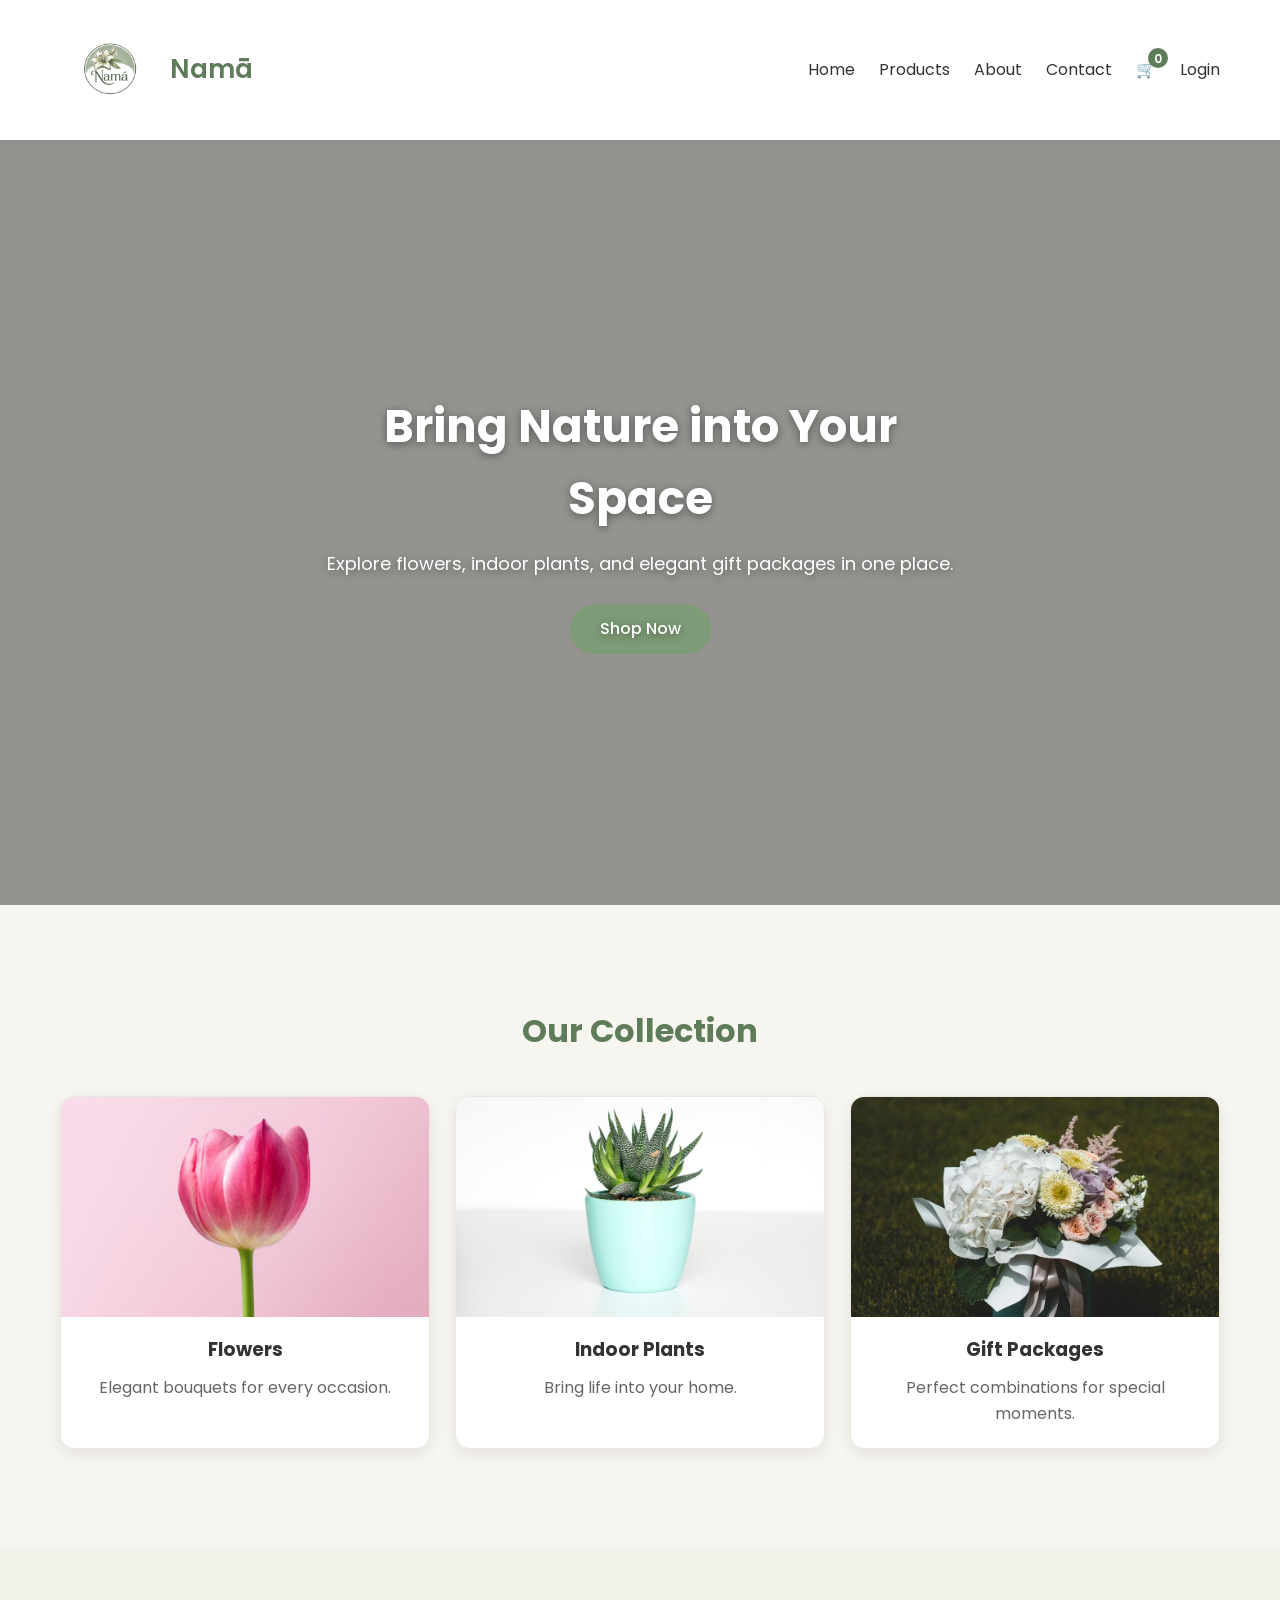
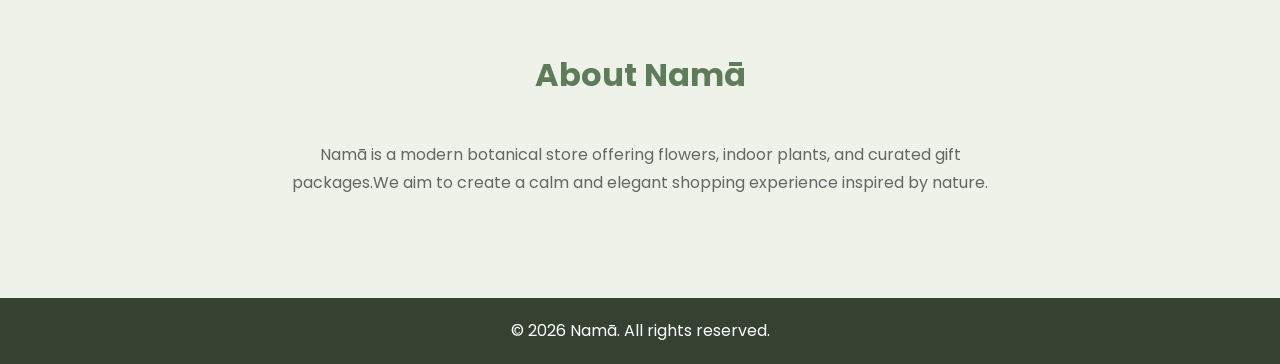
<file: home.html>
<!DOCTYPE html>
<html lang="en">
<head>
  <!-- Character encoding -->
  <meta charset="UTF-8">
  <!-- Responsive design for mobile devices -->
  <meta name="viewport" content="width=device-width, initial-scale=1.0">
  <!-- Page title -->
  <title>Namā | Home</title>
  <!-- Main stylesheet -->
  <link rel="stylesheet" href="assets/css/style.css">
  <!-- Google Fonts connection -->
  <link rel="preconnect" href="https://fonts.googleapis.com">
  <link rel="preconnect" href="https://fonts.gstatic.com" crossorigin>
  <!-- Poppins font -->
  <link href="https://fonts.googleapis.com/css2?family=Poppins:wght@300;400;600&display=swap" rel="stylesheet">
  <!-- script -->
  <script src="assets/js/cart-count.js" defer></script>
</head>
<body>
<!-- ================= HEADER SECTION ================= -->
<header class="navbar" role="banner">
  <!-- Website logo -->
  <div class="logo">
    <img src="assets/images/logo2.png" alt="Namā Logo">
    <span>Namā</span>
  </div>
  <!-- Main navigation menu -->
  <nav class="nav-links" aria-label="Main Navigation">
      <a href="home.html">Home</a>
      <a href="pages/products.php">Products</a>
      <a href="#about">About</a>
      <a href="pages/contact.html">Contact</a>
      <a href="pages/cart.html" class="cart-icon" aria-label="Shopping cart, contains 0 items"><span aria-hidden="true">🛒</span><span id="cart-count">0</span></a>
      <a href="pages/admin/admin-login.php">Login</a>
  </nav>
</header>
<!-- ================= MAIN CONTENT ================= -->
<main>
  <!-- ================= HERO SECTION ================= -->
  <section class="hero" aria-labelledby="hero-title">
    <!-- Dark overlay -->
    <div class="overlay"></div>
    <!-- Hero text content -->
    <div class="hero-content">
      <h1 id="hero-title">Bring Nature into Your Space</h1>
      <p>Explore flowers, indoor plants, and elegant gift packages in one place.</p>
      <!-- Shop now button -->
      <a href="pages/products.php" class="btn">Shop Now</a>
    </div>
  </section>
  <!-- ================= COLLECTION SECTION ================= -->
  <section class="section" aria-labelledby="collection-title">
    <!-- Section heading -->
    <h2 class="section-title" id="collection-title">Our Collection</h2>
    <div class="grid">
      <!-- Flowers category card -->
      <a href="pages/products.php#flowers" class="card">
        <img src="assets/images/Flowers.png" alt="Beautiful pink roses bouquet">
        <h3>Flowers</h3>
        <p>Elegant bouquets for every occasion.</p>
      </a>
      <!-- Indoor plants category card -->
      <a href="pages/products.php#plants" class="card">
        <img src="assets/images/Indoor.png" alt="Green indoor succulent plant">
        <h3>Indoor Plants</h3>
        <p>Bring life into your home.</p>
      </a>
      <!-- Gift packages category card -->
      <a href="pages/products.php#packages" class="card">
        <img src="assets/images/GiftPackages.png" alt="Luxury gift package with flowers and accessories">
        <h3>Gift Packages</h3>
        <p>Perfect combinations for special moments.</p>
      </a>
    </div>
  </section>
  <!-- ================= ABOUT SECTION ================= -->
  <section class="about" id="about" aria-labelledby="about-title">
    <h2 id="about-title">About Namā</h2>
    <p>Namā is a modern botanical store offering flowers, indoor plants, and curated gift packages.We aim to create a calm and elegant shopping experience inspired by nature.</p>
  </section>
</main>
<footer role="contentinfo"><p>&copy; 2026 Namā. All rights reserved.</p></footer>
</body>
</html>
</file>
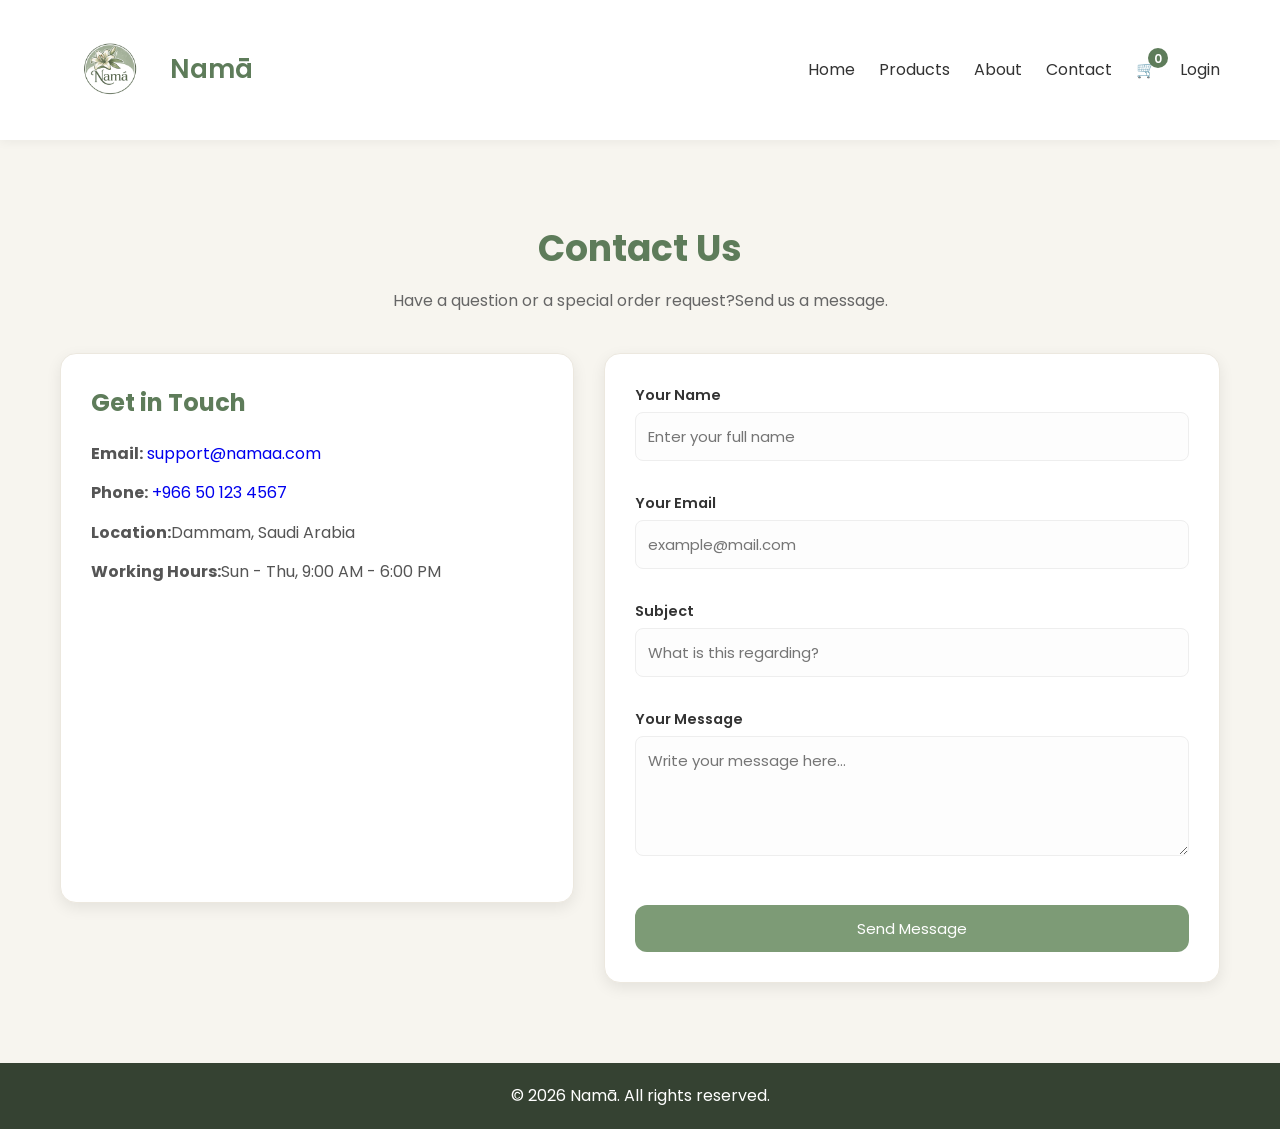
<file: pages/contact.html>
<!DOCTYPE html>
<html lang="en">
<head>
  <!-- Character encoding -->
  <meta charset="UTF-8" />
  <!-- Responsive design for mobile devices -->
  <meta name="viewport" content="width=device-width, initial-scale=1.0" />
  <!-- Page title -->
  <title>Namā | Contact Us</title>
  <!-- Main CSS file -->
  <link rel="stylesheet" href="../assets/css/style.css" />
  <!-- Google Fonts connection -->
  <link rel="preconnect" href="https://fonts.googleapis.com">
  <link rel="preconnect" href="https://fonts.gstatic.com" crossorigin>
  <!-- Poppins font -->
  <link href="https://fonts.googleapis.com/css2?family=Poppins:wght@300;400;600&display=swap" rel="stylesheet">
  <!-- script -->
  <script src="../assets/js/contact.js" defer></script>
  <script src="../assets/js/cart-count.js" defer></script>
</head>
<body>
<!-- ================= HEADER ================= -->
<header class="navbar" role="banner">
  <!-- Website logo -->
  <div class="logo">
    <img src="../assets/images/logo2.png" alt="Namā Logo">
    <span>Namā</span>
  </div>
  <!-- Navigation menu -->
  <nav class="nav-links" aria-label="Main Navigation">
      <a href="../home.html">Home</a>
      <a href="products.php">Products</a>
      <a href="../home.html#about">About</a>
      <a href="contact.html" aria-current="page">Contact</a>
      <!-- Shopping cart --><!-- Cart counter -->
      <a href="cart.html" class="cart-icon" aria-label="Shopping cart"><span aria-hidden="true">🛒</span><span id="cart-count">0</span></a>
      <a href="admin/admin-login.php">Login</a>
  </nav>
</header>
<!-- ================= MAIN CONTENT ================= -->
<main id="main-content">
  <!-- ================= CONTACT SECTION ================= -->
  <section class="contact-page" aria-labelledby="contact-title">
    <!-- Contact heading -->
    <div class="contact-heading">
      <h1 id="contact-title">Contact Us</h1>
      <p>Have a question or a special order request?Send us a message.</p>
    </div>
    <!-- Contact wrapper -->
    <div class="contact-wrapper">
      <!-- ================= CONTACT INFORMATION ================= -->
      <div class="contact-info">
        <h2>Get in Touch</h2>
        <!-- Contact details -->
        <address style="font-style: normal;">
          <!-- Email -->
          <p><strong>Email:</strong>
            <a href="mailto:support@namaa.com">support@namaa.com</a>
          </p>
          <!-- Phone number -->
          <p><strong>Phone:</strong>
            <a href="tel:+966501234567">+966 50 123 4567</a>
          </p>
          <!-- Store location -->
          <p><strong>Location:</strong>Dammam, Saudi Arabia</p>
        </address>
        <!-- Working hours -->
        <p><strong>Working Hours:</strong><time>Sun - Thu, 9:00 AM - 6:00 PM</time></p>
        <!-- Google Maps iframe -->
        <iframe class="map"
          src="https://www.google.com/maps/embed?pb=!1m18!1m12!1m3!1d3574.190186157592!2d50.191202284966224!3d26.385042583357713!2m3!1f0!2f0!3f0!3m2!1i1024!2i768!4f13.1!3m3!1m2!1s0x3e49ef826c3c4529%3A0x126e95aa294da63c!2z2YPZhNmK2Kkg2LnZhNmI2YUg2KfZhNit2KfYs9ioINmI2KrZgtmG2YrYqSDYp9mE2YXYudmE2YjZhdin2Kog2YTZhNio2YbYp9iq!5e0!3m2!1sar!2ssa!4v1776341089315!5m2!1sar!2ssa"
          title="Namā Store Location Map"
          allowfullscreen
          loading="lazy"
          referrerpolicy="no-referrer-when-downgrade">
        </iframe>
      </div>
      <!-- ================= SUCCESS MESSAGE ================= -->
      <div id="successMessage" class="success-message" role="status" aria-live="polite" style="display: none;"> Message sent successfully!</div>
      <!-- ================= CONTACT FORM ================= -->
      <form class="contact-form" aria-label="Contact form">
        <!-- Name input -->
        <div class="form-group">
          <label for="userName">Your Name</label>
          <input type="text" id="userName" placeholder="Enter your full name" required aria-required="true">
        </div>
        <!-- Email input -->
        <div class="form-group">
          <label for="userEmail">Your Email</label>
          <input type="email" id="userEmail" placeholder="example@mail.com" required aria-required="true">
        </div>
        <!-- Subject input -->
        <div class="form-group">
          <label for="subject">Subject</label>
          <input type="text" id="subject" placeholder="What is this regarding?" required aria-required="true">
        </div>
        <!-- Message textarea -->
        <div class="form-group">
          <label for="message">Your Message</label>
          <textarea id="message" rows="6" placeholder="Write your message here..." required aria-required="true"></textarea>    
        </div>
        <!-- Submit button -->
        <button type="submit">Send Message</button>
      </form>
    </div>
  </section>
</main>
<footer role="contentinfo"><p>&copy; 2026 Namā. All rights reserved.</p></footer>
</body>
</html>
</file>
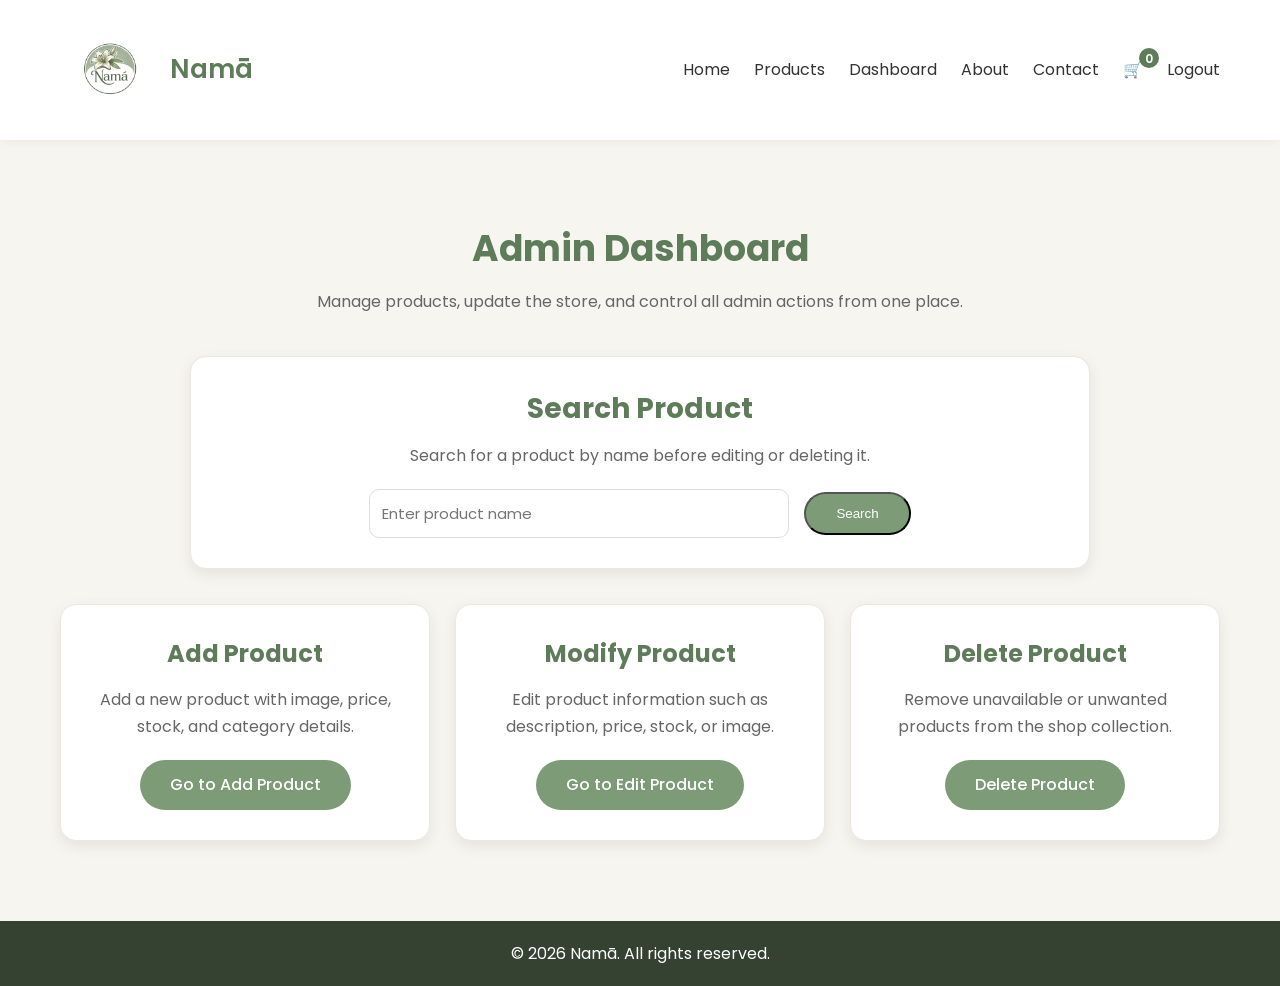
<file: pages/admin/admin-dashboard.html>
<!DOCTYPE html>
<html lang="en">
<head>
  <meta charset="UTF-8" />
  <meta name="viewport" content="width=device-width, initial-scale=1.0" />
  <title>Namā | Admin Dashboard</title>
  <link rel="stylesheet" href="../../assets/css/style.css" />
  <link rel="preconnect" href="https://fonts.googleapis.com">
  <link rel="preconnect" href="https://fonts.gstatic.com" crossorigin>
  <link href="https://fonts.googleapis.com/css2?family=Poppins:wght@300;400;600&display=swap" rel="stylesheet">
  <script src="../../assets/js/admin-dashboard.js" defer></script>
</head>
<body>

<header class="navbar">
  <div class="logo">
  <img src="../../assets/images/logo2.png" alt="logo">
  <span>Namā</span>
  </div>
  <nav class="nav-links">
    <a href="../../index.html">Home</a>
    <a href="../products.html">Products</a>
    <a href="admin-dashboard.html">Dashboard</a>
    <a href="../../index.html#about">About</a>
    <a href="../contact.html">Contact</a>
    <a href="../cart.html" class="cart-icon">
        🛒
        <span id="cart-count">0</span>
      </a>
    <a href="admin-login.html">Logout</a>
  </nav>
</header>

<section class="admin-dashboard-page">
  <div class="admin-dashboard-heading">
    <h1>Admin Dashboard</h1>
    <p>Manage products, update the store, and control all admin actions from one place.</p>
  </div>
  <div class="admin-search-box">
  <h2>Search Product</h2>
  <p>Search for a product by name before editing or deleting it.</p>

   <div class="admin-search-form">
    <input type="text" placeholder="Enter product name">
    <button class="btn" onclick="searchProduct()">Search</button>
   </div>
  </div>
  <div class="admin-dashboard-grid">
    <div class="admin-dashboard-card">
      <h2>Add Product</h2>
      <p>Add a new product with image, price, stock, and category details.</p>
      <a href="form.html?mode=add" class="btn">Go to Add Product</a>
    </div>

    <div class="admin-dashboard-card">
      <h2>Modify Product</h2>
      <p>Edit product information such as description, price, stock, or image.</p>
      <a href="form.html?mode=edit&id=1" class="btn">Go to Edit Product</a>
    </div>

    <div class="admin-dashboard-card">
      <h2>Delete Product</h2>
      <p>Remove unavailable or unwanted products from the shop collection.</p>
      <a href="form.html?mode=delete&id=1" class="btn">Delete Product</a>
    </div>
  </div>
  
</section>

<footer>
  <p>&copy; 2026 Namā. All rights reserved.</p>
</footer>

</body>
</html>
</file>
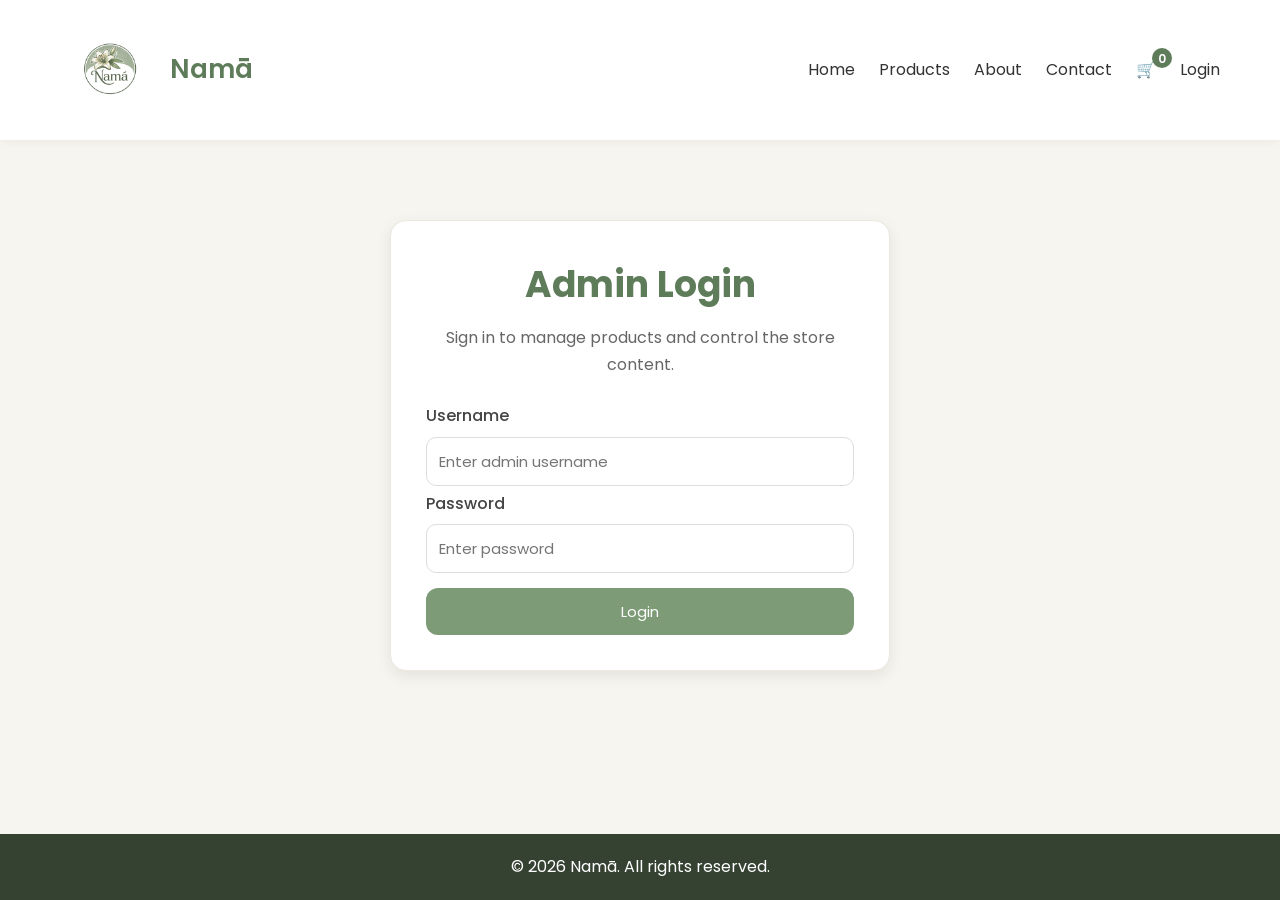
<file: pages/admin/admin-login.html>
<!DOCTYPE html>
<html lang="en">
<head>
  <meta charset="UTF-8" />
  <meta name="viewport" content="width=device-width, initial-scale=1.0" />
  <title>Namā | Admin Login</title>
  <link rel="stylesheet" href="../../assets/css/style.css" />
  <link rel="preconnect" href="https://fonts.googleapis.com">
  <link rel="preconnect" href="https://fonts.gstatic.com" crossorigin>
  <link href="https://fonts.googleapis.com/css2?family=Poppins:wght@300;400;600&display=swap" rel="stylesheet">
</head>
<body>

<header class="navbar">
  <div class="logo">
  <img src="../../assets/images/logo2.png" alt="logo">
  <span>Namā</span>
  </div>
  <nav class="nav-links">
    <a href="../../index.html">Home</a>
    <a href="../products.html">Products</a>
    <a href="../../index.html#about">About</a>
    <a href="../contact.html">Contact</a>
    <a href="../cart.html" class="cart-icon">
        🛒
        <span id="cart-count">0</span>
      </a>
    <a href="admin-login.html">Login</a>
  </nav>
</header>

<section class="admin-login-page">
  <div class="admin-login-card">
    <div class="admin-login-heading">
      <h1>Admin Login</h1>
      <p>Sign in to manage products and control the store content.</p>
    </div>

    <form class="admin-login-form" action="admin-dashboard.html">
      <label for="username">Username</label>
      <input type="text" id="username" name="username" placeholder="Enter admin username" required>

      <label for="password">Password</label>
      <input type="password" id="password" name="password" placeholder="Enter password" required>

      <button type="submit">Login</button>
    </form>
  </div>
</section>

<footer>
  <p>&copy; 2026 Namā. All rights reserved.</p>
</footer>

</body>
</html>
</file>
<file: assets/css/style.css>
html{
  scroll-behavior:smooth;
}
*{
  margin:0;
  padding:0;
  box-sizing:border-box;
}

body{
  font-family:'Poppins', sans-serif;
  background:#f7f5ef;
  color:#333;
  line-height:1.6;
  min-height:100vh;
  display:flex;
  flex-direction:column;
}

img{
  width:100%;
  display:block;
}

a{
  text-decoration:none;
}

/* NAVBAR */
.navbar{
  display:flex;
  justify-content:space-between;
  align-items:center;
  padding:20px 60px;
  background:white;
  box-shadow:0 2px 10px rgba(0,0,0,0.05);
}

.nav-links a{
  margin-left:20px;
  color:#333;
  font-size:16px;
  transition:0.3s;
}

.nav-links a:hover{
  color:#7d9b76;
}
.cart-icon{
  position: relative;
  font-size: 22px;
}

#cart-count{
  position: absolute;
  top: -10px;
  right: -12px;
  background: #5e7c5a;
  color: white;
  font-size: 12px;
  width: 20px;
  height: 20px;
  border-radius: 50%;
  display: flex;
  align-items: center;
  justify-content: center;
  font-weight: 600;
}

/* HERO HOME */
.hero{
  position:relative;
  height:85vh;
  background:url("https://images.unsplash.com/photo-1501004318641-b39e6451bec6?auto=format&fit=crop&w=1600&q=80") center/cover no-repeat;
  display:flex;
  align-items:center;
  justify-content:center;
  text-align:center;
}

.overlay{
  position:absolute;
  inset:0;
  background:rgba(0,0,0,0.4);
}

.hero-content{
  position:relative;
  color:white;
  max-width:700px;
  padding:0 20px;
  z-index:2;
  text-shadow:0 2px 8px rgba(0,0,0,0.4);
}

.hero h1{
  font-size:45px;
  margin-bottom:15px;
}

.hero p{
  font-size:18px;
  margin-bottom:25px;
}

/* GENERAL SECTION */
.section,
.products-section,
.about{
  padding:100px 60px;
  text-align:center;
}

.section-title,
.section-heading h2,
.products-intro h2,
.about h2{
  font-size:32px;
  margin-bottom:40px;
  color:#5e7c5a;
}

/* GRID HOME */
.grid{
  display:grid;
  grid-template-columns:repeat(auto-fit,minmax(250px,1fr));
  gap:25px;
}

/* HOME CARD */
.card{
  background:white;
  border-radius:14px;
  overflow:hidden;
  border:1px solid #ece8df;
  box-shadow:0 5px 15px rgba(0,0,0,0.08);
  transition:0.3s;
}

.card:hover{
  transform:translateY(-6px);
  box-shadow:0 10px 22px rgba(0,0,0,0.10);
}

.card img{
  height:220px;
  object-fit:cover;
}

.card h3{
  margin:18px 0 10px;
  color:#333;
}

.card p{
  padding:0 15px 22px;
  color:#666;
  line-height:1.6;
}

/* ABOUT */
.about{
  background:#eef2e8;
}

.about p{
  max-width:700px;
  margin:auto;
  line-height:1.8;
  color:#666;
}


/* BUTTONS */
.btn{
  display:inline-block;
  background:#7d9b76;
  color:white;
  padding:12px 30px;
  border-radius:30px;
  font-weight:500;
  transition:0.3s;
  cursor:pointer;
}

.btn:hover{
  background:#698462;
}

.secondary-btn{
  display:inline-block;
  background:white;
  color:#5e7c5a;
  padding:12px 30px;
  border-radius:30px;
  font-weight:500;
  border:1px solid #7d9b76;
  transition:0.3s;
}

.secondary-btn:hover{
  background:#eef2e8;
}

/* FOOTER */
footer{
  background:#354232;
  color:white;
  text-align:center;
  padding:20px;
  margin-top:auto;
}
/* PRODUCTS HERO */
.products-hero{
  position:relative;
  height:55vh;
  background:url("../images/photo1.jpg") center/cover no-repeat;
  display:flex;
  align-items:center;
  justify-content:center;
  text-align:center;
}

.products-hero-content{
  position:relative;
  color:white;
  max-width:700px;
  padding:0 20px;
  text-align:center;
  text-shadow:0 2px 8px rgba(0,0,0,0.4);
}

.products-hero-content h1{
  font-size:56px;
  margin-bottom:15px;
}
.products-hero-content p{
  font-size:20px;
  line-height:1.8;
}

.products-intro{
  text-align:center;
  margin:80px auto; 
}

.products-intro p{
  max-width:760px;
  margin:10px auto 0;
  color:#666;
  line-height:1.8;
}

.products-section > *{
  margin-bottom:40px;
}
.products-section h2{
  margin-top:40px;
}

.products-section h3{
  margin:20px 0 30px;
}
/* PRODUCTS GRID */
.products-grid{
  display:grid;
  grid-template-columns:repeat(auto-fit,minmax(250px,1fr));
  gap:25px;
  margin-bottom:40px;
}

.product-card{
  background:white;
  border-radius:14px;
  overflow:hidden;
  border:1px solid #ece8df;
  box-shadow:0 5px 15px rgba(0,0,0,0.08);
  transition:0.3s;
  display:flex;
  flex-direction:column;
  cursor:pointer;
}
.product-card:hover{
  transform:translateY(-6px);
  box-shadow:0 10px 22px rgba(0,0,0,0.10);
}

.product-card img{
  width:100%;
  height:320px;
  object-fit:contain;
  background:#f8f6f1;
  padding:15px;
}

.product-details{
  padding:20px;
  display:flex;
  flex-direction:column;
  flex-grow:1;
}

.product-details h3{
  margin-bottom:10px;
  color:#333;
  font-size:20px;
}

.product-details p{
  color:#666;
  margin-bottom:14px;
  line-height:1.6;
  font-size:15px;
}

.product-details span{
  color:#7d9b76;
  font-weight:600;
  font-size:18px;
  margin-top:auto;
  padding-top:12px;
  border-top:1px solid rgba(125,155,118,0.25);
}

/* ADD / EDIT PRODUCT FORM */
.container{
  width:450px;
  margin:60px auto;
  background:white;
  padding:25px;
  border-radius:14px;
  box-shadow:0 5px 15px rgba(0,0,0,0.08);
  border:1px solid #ece8df;
}

.container input,
.container textarea,
.container select{
  width:100%;
  padding:12px;
  border:1px solid #ddd;
  border-radius:10px;
  margin:8px 0 18px;
  font-size:15px;
  outline:none;
  font-family:'Poppins', sans-serif;
}

.container input:focus,
.container textarea:focus,
.container select:focus{
  border-color:#7d9b76;
}

.container button,
.contact-form button,
.admin-login-form button,
.checkout-btn{
  width:100%;
  padding:12px;
  background:#7d9b76;
  color:white;
  border:none;
  border-radius:12px;
  cursor:pointer;
  font-size:15px;
  margin-top:10px;
  transition:0.3s;
  font-family:'Poppins', sans-serif;
}

.container button:hover{
  background:#698462;
}

/* DELETE BUTTON + MODAL */
.delete-btn{
  background:#d9534f !important;
}

.delete-btn:hover{
  background:#c9302c !important;
}

.modal{
  display:none;
  position:fixed;
  inset:0;
  background:rgba(0,0,0,0.5);
  justify-content:center;
  align-items:center;
}

.modal-content{
  background:white;
  padding:25px;
  border-radius:16px;
  width:300px;
  text-align:center;
}

.modal-buttons{
  margin-top:15px;
}

.confirm-btn{
  background:#d9534f;
  color:white;
  border:none;
  padding:10px 15px;
  border-radius:10px;
  cursor:pointer;
  margin-right:10px;
}

.cancel-btn{
  background:#ccc;
  border:none;
  padding:10px 15px;
  border-radius:10px;
  cursor:pointer;
}

/* PRODUCT DETAILS PAGE */
.product-details-page{
  padding:80px 60px;
}

.product-details-wrapper{
  display:grid;
  grid-template-columns:1fr 1fr;
  gap:40px;
  align-items:center;
  background:white;
  padding:35px;
  border-radius:16px;
  border:1px solid #ece8df;
  box-shadow:0 5px 15px rgba(0,0,0,0.08);
}

.product-image-box{
  background:#f8f6f1;
  border-radius:16px;
  padding:20px;
}

.product-image-box img{
  width:100%;
  max-height:500px;
  object-fit:contain;
}

.product-category{
  color:#7d9b76;
  font-weight:600;
  margin-bottom:10px;
}

.product-info-box h1{
  font-size:38px;
  margin-bottom:12px;
  color:#333;
}

.product-price{
  font-size:28px;
  font-weight:600;
  color:#5e7c5a;
  margin-bottom:20px;
}

.product-description{
  color:#666;
  margin-bottom:20px;
  line-height:1.8;
}

.product-meta p{
  margin-bottom:10px;
  color:#444;
}

.product-actions{
  display:flex;
  gap:15px;
  margin-top:25px;
  flex-wrap:wrap;
}

/* CONTACT PAGE */
.contact-page{
  padding:80px 60px;
}

.contact-heading{
  text-align:center;
  margin-bottom:40px;
}

.contact-heading h1{
  font-size:36px;
  color:#5e7c5a;
  margin-bottom:10px;
}

.contact-heading p{
  color:#666;
}

.contact-wrapper{
  display:grid;
  grid-template-columns:1fr 1.2fr;
  gap:30px;
  align-items:start;
}

.contact-info,
.contact-form{
  background:white;
  padding:30px;
  border-radius:16px;
  border:1px solid #ece8df;
  box-shadow:0 5px 15px rgba(0,0,0,0.08);
}

.contact-info h2{
  color:#5e7c5a;
  margin-bottom:18px;
}

.contact-info p{
  margin-bottom:14px;
  color:#555;
}

.contact-form input,
.contact-form textarea{
  width:100%;
  padding:12px;
  border:1px solid #ddd;
  border-radius:10px;
  margin-bottom:16px;
  font-size:15px;
  outline:none;
  font-family:'Poppins', sans-serif;
}

.contact-form input:focus,
.contact-form textarea:focus{
  border-color:#7d9b76;
}

.contact-form button:hover{
  background:#698462;
}

/* ADMIN LOGIN PAGE */
.admin-login-page{
  padding:80px 60px;
  display:flex;
  justify-content:center;
  align-items:center;
}

.admin-login-card{
  width:100%;
  max-width:500px;
  background:white;
  padding:35px;
  border-radius:16px;
  border:1px solid #ece8df;
  box-shadow:0 5px 15px rgba(0,0,0,0.08);
}

.admin-login-heading{
  text-align:center;
  margin-bottom:25px;
}

.admin-login-heading h1{
  font-size:36px;
  color:#5e7c5a;
  margin-bottom:10px;
}

.admin-login-heading p{
  color:#666;
  line-height:1.7;
}

.admin-login-form{
  display:flex;
  flex-direction:column;
}

.admin-login-form label{
  margin-bottom:8px;
  color:#444;
  font-weight:500;
}

.admin-login-form input{
  width:100%;
  padding:12px;
  border:1px solid #ddd;
  border-radius:10px;
  margin-bottom:18px;
  font-size:15px;
  outline:none;
  font-family:'Poppins', sans-serif;
}

.admin-login-form input:focus{
  border-color:#7d9b76;
}

.admin-login-form button:hover{
  background:#698462;
}

/* ADMIN DASHBOARD PAGE */
.admin-dashboard-page{
  padding:80px 60px;
}

.admin-dashboard-heading{
  text-align:center;
  margin-bottom:40px;
}

.admin-dashboard-heading h1{
  font-size:36px;
  color:#5e7c5a;
  margin-bottom:10px;
}

.admin-dashboard-heading p{
  color:#666;
  max-width:760px;
  margin:auto;
  line-height:1.8;
}

.admin-dashboard-grid{
  display:grid;
  grid-template-columns:repeat(auto-fit, minmax(250px, 1fr));
  gap:25px;
}

.admin-dashboard-card{
  background:white;
  padding:30px 25px;
  border-radius:16px;
  border:1px solid #ece8df;
  box-shadow:0 5px 15px rgba(0,0,0,0.08);
  text-align:center;
}

.admin-dashboard-card h2{
  font-size:24px;
  color:#5e7c5a;
  margin-bottom:12px;
}

.admin-dashboard-card p{
  color:#666;
  line-height:1.7;
  margin-bottom:20px;
}

.admin-search-box{
  max-width:900px;
  margin:0 auto 35px;
  background:white;
  padding:30px;
  border-radius:16px;
  border:1px solid #ece8df;
  box-shadow:0 5px 15px rgba(0,0,0,0.08);
  text-align:center;
}

.admin-search-box h2{
  font-size:28px;
  color:#5e7c5a;
  margin-bottom:10px;
}

.admin-search-box p{
  color:#666;
  margin-bottom:20px;
  line-height:1.7;
}

.admin-search-form{
  display:flex;
  gap:15px;
  justify-content:center;
  align-items:center;
  flex-wrap:wrap;
}

.admin-search-form input{
  width:100%;
  max-width:420px;
  padding:12px;
  border:1px solid #ddd;
  border-radius:10px;
  font-size:15px;
  outline:none;
  font-family:'Poppins', sans-serif;
}

.admin-search-form input:focus{
  border-color:#7d9b76;
}

/* RESPONSIVE */
@media (max-width:768px){
  .navbar{
    flex-direction:column;
    gap:15px;
  }

  .container{
    width:90%;
  }

  .product-details-wrapper,
  .contact-wrapper{
    grid-template-columns:1fr;
  }

  .product-details-page,
  .contact-page,
  .admin-login-page,
  .admin-dashboard-page{
    padding:50px 20px;
  }

  .product-info-box h1,
  .admin-login-heading h1,
  .admin-dashboard-heading h1{
    font-size:30px;
  }
}

.map {
  width: 100%;
  height: 250px;
  border: 0;
  border-radius: 10px;
  margin-top: 15px;
}
@media (max-width: 768px) {
  .map {
    height: 200px;
  }
}

.product-actions .btn {
  border: none; /* Removes the border */
  outline: none;
  background-color: #839577;
  color: white;
  padding: 12px 30px;
  border-radius: 50px;
  cursor: pointer;
  font-family: 'Poppins', sans-serif;
  transition: opacity 0.3s ease;
}
.suggestions-section {
  margin-bottom: 60px;
}

.suggestions-section h2 {
  margin-bottom: 15px;
  font-weight: 600;
  color:#3c5a45;
  margin-left: 100px;
  font-size:xx-large;
}

.suggestions-container {
  display: grid;
  grid-template-columns: repeat(auto-fit, minmax(200px, 1fr));
  gap: 25px;
  align-items: stretch; 
}

.suggestion-card {
  background: #fff;
  border-radius: 18px;
  overflow: hidden;
  text-align: center;
  box-shadow: 0 6px 18px rgba(0, 0, 0, 0.06);
  transition: 0.3s;
  padding-bottom: 15px;
  height: 100%;
  display: flex;
  flex-direction: column;
}

.suggestion-card:hover {
  transform: translateY(-6px);
}

.suggestion-card img {
  width: 100%;
  height: 200px;
  object-fit: cover;
  display: block;
}

.suggestion-card h3 {
  font-size: 16px;
  margin: 12px 10px 5px;
  font-weight: 600;
  color: #121212;
  padding: 0 10px;
}

.suggestion-card p {
  font-size: 13px;
  margin-top:10px ;
  padding: 0 10px;
  margin: 5px 10px;
  color:#666;
  margin-bottom:20px;
  line-height:1.6;
  flex-grow: 1;
}

#price {
  margin-top: auto;
  font-weight: 600;
  color: #4d674d ;
  font-size: 16px;
}

/* cart + checkout*/
/* --- CLEANED CART & CHECKOUT --- */
.cart-page {
  max-width: 1200px;
  margin: 40px auto;
  padding: 0 20px;
}

.cart-header h1 {
  font-weight: 600;
  font-size: 2rem;
  margin-bottom: 30px;
  text-align: center;
}

.cart-wrapper {
  display: grid;
  grid-template-columns: 1fr 380px; /* Simplified sidebar width */
  gap: 30px;
  align-items: start;
}

/* Shared Container Style for Cart Items, Form, and Summary */
.cart-items-container, 
.checkout-form-section, 
.summary-box {
  background: #ffffff;
  border-radius: 15px;
  padding: 30px;
  box-shadow: 0 4px 15px rgba(0, 0, 0, 0.05);
  border: 1px solid #ece8df;
}

.cart-items-container {
  margin-bottom: 30px;
}

.cart-item {
  display: flex;
  gap: 20px;
  padding: 20px 0;
  border-bottom: 1px solid #f0f0f0;
}

.cart-item:last-child { border-bottom: none; }

.cart-item-image img {
  width: 100px;
  height: 120px;
  object-fit: cover;
  border-radius: 8px;
}

.cart-item-details {
  flex: 1;
  display: flex;
  flex-direction: column;
  justify-content: space-between;
}

.item-info h3 { font-size: 1.1rem; color: #1a1a1a; }
.item-category { font-size: 0.75rem; color: #888; text-transform: uppercase; }
.item-price { font-weight: 600; margin-top: 5px; color: #5e7c5a; }

.item-management {
  display: flex;
  justify-content: space-between;
  align-items: center;
  margin-top: 10px;
}

.qty-box {
  display: flex;
  align-items: center;
  border: 1px solid #ddd;
  border-radius: 20px;
  overflow: hidden;
}

.qty-box button {
  background: #f5f5f5;
  border: none;
  padding: 5px 12px;
  cursor: pointer;
  transition: 0.3s;
}

.qty-box span { padding: 0 10px; font-weight: 600; }

.remove-link {
  background: none;
  border: none;
  color: #d9534f;
  text-decoration: underline;
  cursor: pointer;
  font-size: 0.85rem;
}

/* Checkout Form Styles */
.form-row {
  display: grid;
  grid-template-columns: 1fr 1fr;
  gap: 15px;
}

.form-group { margin-bottom: 15px; }
.form-group label { 
  display: block; font-weight: 600; margin-bottom: 5px; font-size: 0.9rem; }

.form-group input, 
.form-group select, 
.form-group textarea {
  width: 100%;
  padding: 12px;
  border: 1px solid #eee;
  border-radius: 8px;
  background: #fdfdfd;
  font-family: inherit;
  outline: none;
}
.form-group textarea {
  height: 120px;
  resize: vertical; 
}

.payment-grid {
  display: grid;
  grid-template-columns: repeat(auto-fit, minmax(100px, 1fr));
  gap: 10px;
  margin-top: 15px;
}

.payment-option {
  border: 1px solid #eee;
  padding: 12px;
  border-radius: 10px;
  text-align: center;
  cursor: pointer;
  font-size: 0.85rem;
}

.payment-option:has(input:checked) {
  border-color: #7d9b76;
  background-color: #f9faf8;
}


.cart-right-section {
  position: sticky;
  top: 40px;
}

.summary-row {
  display: flex;
  justify-content: space-between;
  margin-bottom: 12px;
}

.summary-row.total {
  border-top: 1px solid #eee;
  padding-top: 15px;
  margin-top: 15px;
  font-weight: 600;
  font-size: 1.2rem;
}


.continue-link {
  display: block;
  text-align: center;
  margin-top: 15px;
  color: #888;
  font-size: 0.9rem;
  text-decoration: none;
  transition: 0.3s;
}

.continue-link:hover {
  color: #7d9b76;
  text-decoration: underline;
}

/* Mobile Responsive */
@media (max-width: 992px) {
  .cart-wrapper { grid-template-columns: 1fr; }
  .cart-right-section { position: static; }
  .form-row { grid-template-columns: 1fr; }
}

.thank-you-container {
  text-align: center;
  padding: 100px 20px;
  max-width: 600px;
  margin: 50px auto;
  background: white;
  border-radius: 15px;
  box-shadow: 0 4px 15px rgba(0,0,0,0.05);
}
.thank-you-container h1 { color: #839577; font-size: 2.5rem; }
.thank-you-container p { margin: 20px 0; color: #666; }
.home-btn {
  display: inline-block;
  padding: 12px 30px;
  background: #839577;
  color: white;
  border-radius: 50px;
  text-decoration: none;
  transition: 0.3s;
}
.home-btn:hover { background: #6d7c62; }

.product-help {
  margin-top: 25px;
  padding: 15px;
  border: 1px solid #eee;
  border-radius: 10px;
  background-color: #fafafa;
}

.product-help h3 {
  font-size: 18px;
  margin-bottom: 10px;
}

.product-help p {
  font-size: 14px;
  color: #555;
  margin-bottom: 10px;
}

.product-help ul {
  padding-left: 18px;
  margin-bottom: 10px;
}

.product-help li {
  font-size: 13px;
  color: #666;
  margin-bottom: 5px;
}

.delete-all-btn {
  margin-top: 10px;
  width: 100%;
  padding: 10px;
  background: #eee;
  border: none;
  border-radius: 6px;
  cursor: pointer;
}

.delete-all-btn:hover {
  background: #ddd;
}

.success-message {
  display: none;
  color: #2e7d32;
  background: #e8f5e9;
  padding: 12px;
  border-radius: 8px;
  margin-bottom: 15px;
  text-align: center;
}

.logo {
  display: flex;
  align-items: center;
  gap: 10px;
  font-size: 26px;
  font-weight: 600;
  color: #5e7c5a;
}

.logo img {
  width: 100px;
  height: 100px;
  object-fit: contain;
}

.customization-box {
  margin-top: 20px;
  padding: 15px;
  background: #f5f5f5;
  border-radius: 12px;
}

.customization-box h3 {
  margin-bottom: 10px;
  font-size: 16px;
}

.custom-option {
  display: flex;
  align-items: center;
  gap: 8px;
  margin-bottom: 8px;
  font-size: 14px;
}

.customization-box textarea {
  width: 100%;
  margin-top: 10px;
  padding: 10px;
  border-radius: 8px;
  border: 1px solid #ccc;
  resize: none;
  min-height: 80px;
}

/* PRODUCT FORM PAGE */

#preview{
  max-width:200px;
  margin-bottom:10px;
  border-radius:10px;
}

#deleteBtn{
  background:#d9534f;
  margin-top:10px;
}

#deleteBtn:hover{
  background:#c9302c;
}

.suggestions-container{
  display:flex;
  justify-content:center;
  gap:20px;
  flex-wrap:wrap;
  margin:40px auto;
}

.suggestion-card{
  width:180px;
  background:#fff;
  border-radius:15px;
  padding:15px;
  text-align:center;
  box-shadow:0 2px 10px rgba(0,0,0,0.1);
}

.suggestion-card img{
  width:100%;
  height:180px;
  object-fit:cover;
  border-radius:10px;
}

.suggestion-card h3{
  margin-top:10px;
  font-size:16px;
}

.modal {
  display: none; 
  position: fixed;
  z-index: 1000;
  left: 0;
  top: 0;
  width: 100%;
  height: 100%;
  background-color: rgba(0,0,0,0.5); /* خلفية شبه شفافة */
  justify-content: center;
  align-items: center;
}

.modal-content {
  background-color: white;
  padding: 30px;
  border-radius: 15px;
  text-align: center;
  width: 90%;
  max-width: 400px;
  box-shadow: 0 4px 15px rgba(0,0,0,0.2);
}

.modal-buttons {
  display: flex;
  gap: 10px;
  justify-content: center;
  margin-top: 20px;
}

.confirm-btn {
  background-color: #d9534f; /* أحمر للحذف */
  color: white;
  border: none;
  padding: 10px 25px;
  border-radius: 8px;
  cursor: pointer;
}

.cancel-btn {
  background-color: #f0f0f0;
  color: #333;
  border: none;
  padding: 10px 25px;
  border-radius: 8px;
  cursor: pointer;
}

.history-section-wrapper {
  max-width: 600px;
  margin: 40px auto;
  padding: 0 20px;
}
.main-history-title {
  color: #5e7c5a;
  font-size: 1.8rem;
  font-weight: 600;
  margin-bottom: 25px;
  text-align: center;
}
.order-history-card {
  background: #fff;
  border-radius: 15px;
  padding: 25px;
  box-shadow: 0 4px 15px rgba(0,0,0,0.05);
  border: 1px solid #f1f1f1;
  text-align: left;
  margin-bottom: 20px;
}
.order-id-display {
  font-weight: 600;
  color: #333;
  font-size: 1.1rem;
  margin-bottom: 15px;
  display: block;
}
.meta-row {
  display: flex;
  justify-content: space-between;
  align-items: center;
  margin-bottom: 15px;
}
.status-capsule {
  background: #eef7ee;
  color: #4caf50;
  padding: 5px 15px;
  border-radius: 20px;
  font-size: 0.85rem;
  font-weight: 500;
}
.static-date-text {
  font-weight: 600;
  color: #444;
  font-size: 0.95rem;
}
.items-list-container {
  margin-top: 15px;
  border-top: 1px solid #f5f5f5;
  padding-top: 15px;
  list-style: none;
  padding-left: 0;
}
.product-row-item {
  color: #666;
  font-size: 0.95rem;
  margin-bottom: 10px;
  display: flex;
  align-items: center;
}
.error-message{
  color:red;
  font-size:14px;
  display:block;
  margin-top:2px;
  margin-bottom:0;
}
.admin-login-form input{
  margin-bottom:5px;
}
</file>
